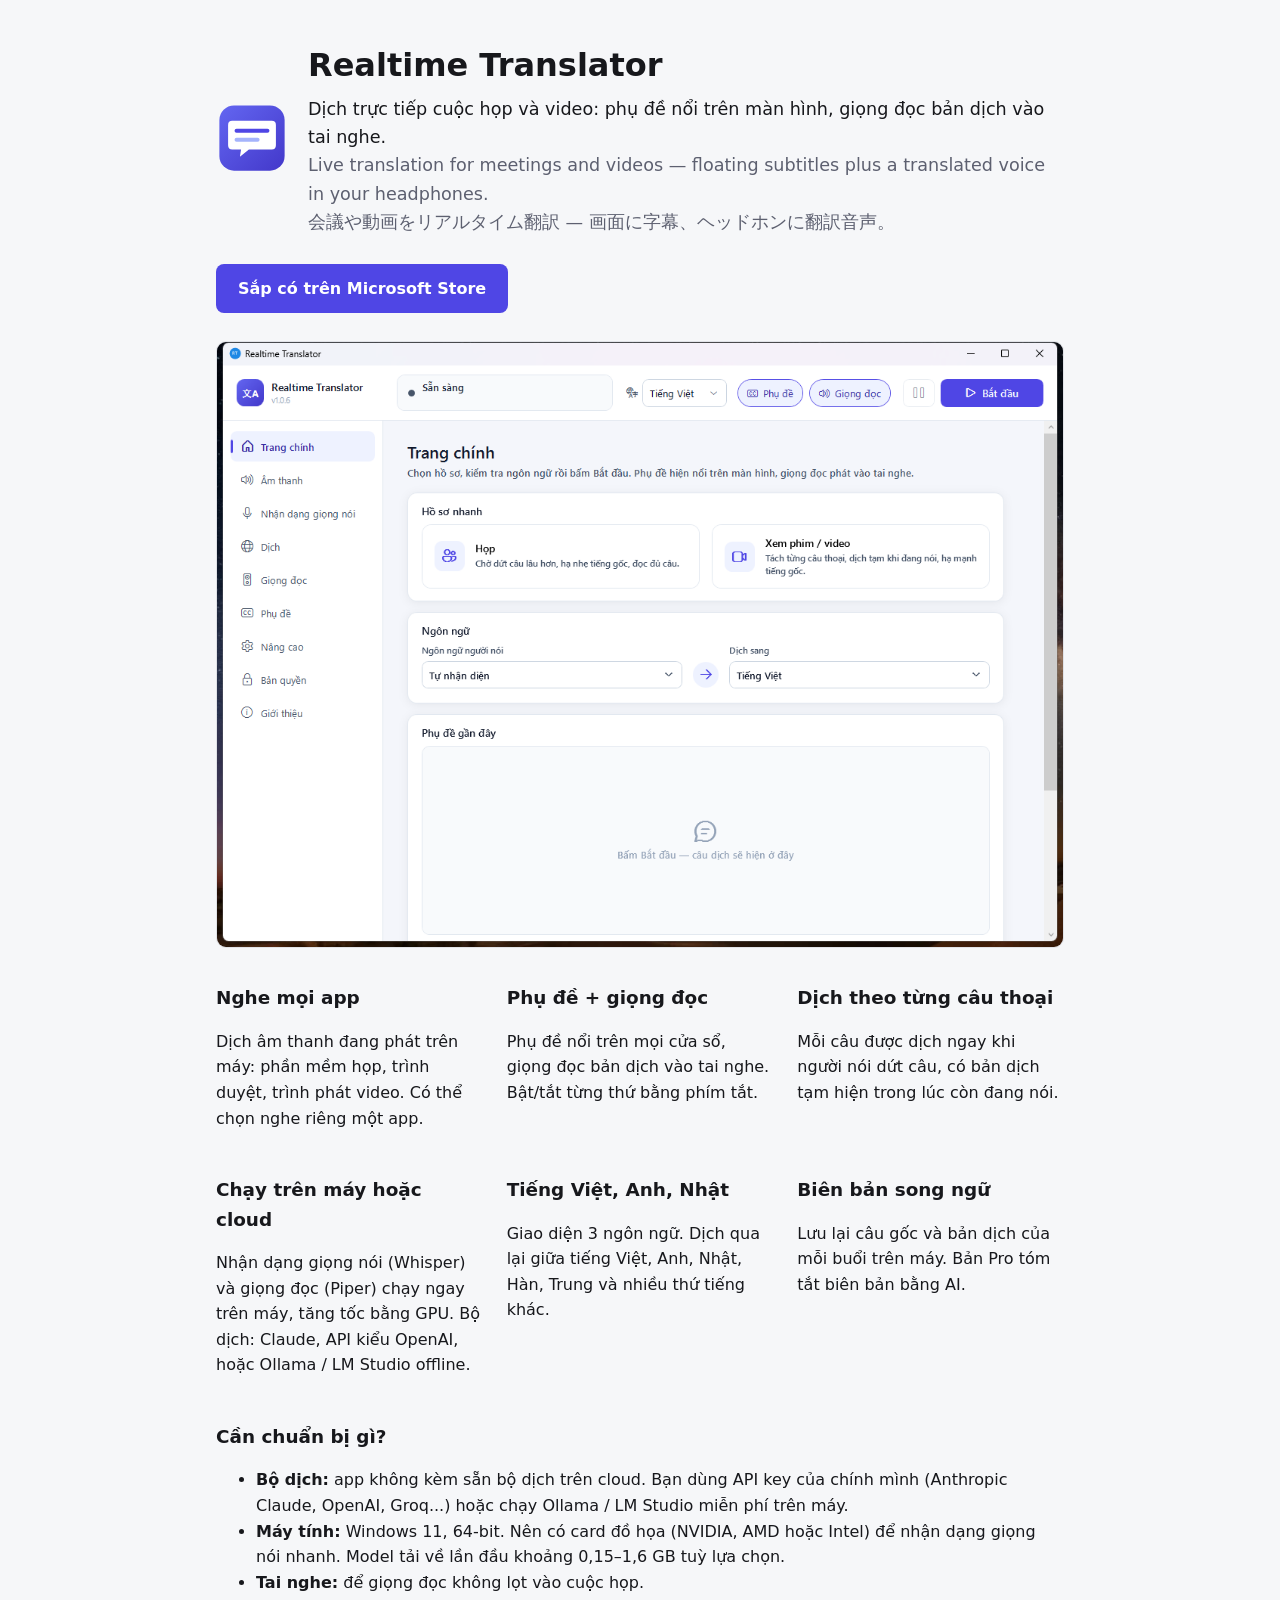
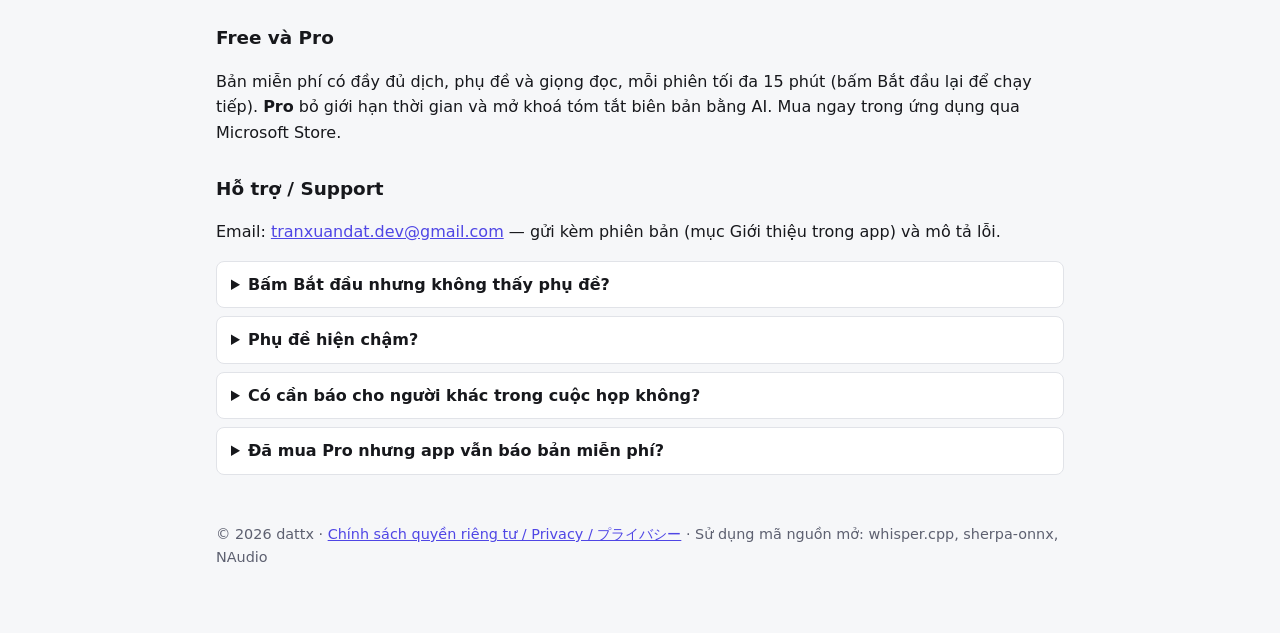
<file: index.html>
<!doctype html>
<html lang="vi">
<head>
  <meta charset="utf-8">
  <meta name="viewport" content="width=device-width, initial-scale=1">
  <title>Realtime Translator — Phụ đề và giọng đọc dịch trực tiếp trên Windows</title>
  <meta name="description" content="Dịch trực tiếp cuộc họp và video trên Windows: phụ đề nổi trên màn hình và giọng đọc bản dịch vào tai nghe. Nhận dạng giọng nói chạy ngay trên máy.">
  <link rel="icon" href="app-icon.svg">
  <link rel="stylesheet" href="style.css">
</head>
<body>
  <main class="page">
    <header class="hero">
      <img src="app-icon.svg" alt="" width="72" height="72">
      <div>
        <h1>Realtime Translator</h1>
        <p class="lead">Dịch trực tiếp cuộc họp và video: phụ đề nổi trên màn hình, giọng đọc bản dịch vào tai nghe.</p>
        <p class="lead muted" lang="en">Live translation for meetings and videos — floating subtitles plus a translated voice in your headphones.</p>
        <p class="lead muted" lang="ja">会議や動画をリアルタイム翻訳 — 画面に字幕、ヘッドホンに翻訳音声。</p>
      </div>
    </header>

    <p class="cta">
      <span class="button">Sắp có trên Microsoft Store</span>
    </p>

    <img class="shot" src="screenshots/vi-trang-chinh.png" alt="Trang chính của Realtime Translator: hồ sơ Họp và Xem phim, chọn ngôn ngữ, phụ đề gần đây">

    <section class="grid">
      <div><h2>Nghe mọi app</h2><p>Dịch âm thanh đang phát trên máy: phần mềm họp, trình duyệt, trình phát video. Có thể chọn nghe riêng một app.</p></div>
      <div><h2>Phụ đề + giọng đọc</h2><p>Phụ đề nổi trên mọi cửa sổ, giọng đọc bản dịch vào tai nghe. Bật/tắt từng thứ bằng phím tắt.</p></div>
      <div><h2>Dịch theo từng câu thoại</h2><p>Mỗi câu được dịch ngay khi người nói dứt câu, có bản dịch tạm hiện trong lúc còn đang nói.</p></div>
      <div><h2>Chạy trên máy hoặc cloud</h2><p>Nhận dạng giọng nói (Whisper) và giọng đọc (Piper) chạy ngay trên máy, tăng tốc bằng GPU. Bộ dịch: Claude, API kiểu OpenAI, hoặc Ollama / LM Studio offline.</p></div>
      <div><h2>Tiếng Việt, Anh, Nhật</h2><p>Giao diện 3 ngôn ngữ. Dịch qua lại giữa tiếng Việt, Anh, Nhật, Hàn, Trung và nhiều thứ tiếng khác.</p></div>
      <div><h2>Biên bản song ngữ</h2><p>Lưu lại câu gốc và bản dịch của mỗi buổi trên máy. Bản Pro tóm tắt biên bản bằng AI.</p></div>
    </section>

    <section>
      <h2>Cần chuẩn bị gì?</h2>
      <ul>
        <li><strong>Bộ dịch:</strong> app không kèm sẵn bộ dịch trên cloud. Bạn dùng API key của chính mình (Anthropic Claude, OpenAI, Groq...) hoặc chạy Ollama / LM Studio miễn phí trên máy.</li>
        <li><strong>Máy tính:</strong> Windows 11, 64-bit. Nên có card đồ họa (NVIDIA, AMD hoặc Intel) để nhận dạng giọng nói nhanh. Model tải về lần đầu khoảng 0,15–1,6 GB tuỳ lựa chọn.</li>
        <li><strong>Tai nghe:</strong> để giọng đọc không lọt vào cuộc họp.</li>
      </ul>
    </section>

    <section>
      <h2>Free và Pro</h2>
      <p>Bản miễn phí có đầy đủ dịch, phụ đề và giọng đọc, mỗi phiên tối đa 15 phút (bấm Bắt đầu lại để chạy tiếp). <strong>Pro</strong> bỏ giới hạn thời gian và mở khoá tóm tắt biên bản bằng AI. Mua ngay trong ứng dụng qua Microsoft Store.</p>
    </section>

    <section id="support">
      <h2>Hỗ trợ / Support</h2>
      <p>Email: <a href="mailto:tranxuandat.dev@gmail.com">tranxuandat.dev@gmail.com</a> — gửi kèm phiên bản (mục Giới thiệu trong app) và mô tả lỗi.</p>
      <details>
        <summary>Bấm Bắt đầu nhưng không thấy phụ đề?</summary>
        <p>Vào mục <em>Âm thanh</em>: chọn "Toàn bộ âm thanh máy", hoặc chọn đúng app đang phát rồi bấm nút làm mới. Ở mục <em>Nâng cao</em>, hạ "Độ nhạy nhận tiếng nói" xuống khoảng 0,5 nếu tiếng nói nhỏ hoặc lẫn nhạc nền.</p>
      </details>
      <details>
        <summary>Phụ đề hiện chậm?</summary>
        <p>Bấm hồ sơ <em>Xem phim / video</em> ở trang chính, bật "Dùng GPU" ở mục <em>Nhận dạng giọng nói</em>, và chọn model Claude Haiku ở mục <em>Dịch</em> (nhanh nhất).</p>
      </details>
      <details>
        <summary>Có cần báo cho người khác trong cuộc họp không?</summary>
        <p>Có. App xử lý lời nói của mọi người trong cuộc họp. Hãy tuân thủ quy định nơi bạn làm việc và pháp luật địa phương, và báo cho người tham gia khi cần. Nếu không muốn lời nói rời khỏi máy, chọn bộ dịch chạy trên máy (Ollama / LM Studio).</p>
      </details>
      <details>
        <summary>Đã mua Pro nhưng app vẫn báo bản miễn phí?</summary>
        <p>Đăng nhập Microsoft Store bằng đúng tài khoản đã mua rồi mở lại app. Vẫn lỗi thì gửi email cho chúng tôi.</p>
      </details>
    </section>

    <footer class="muted">
      © 2026 dattx · <a href="privacy.html">Chính sách quyền riêng tư / Privacy / プライバシー</a> · Sử dụng mã nguồn mở: whisper.cpp, sherpa-onnx, NAudio
    </footer>
  </main>
</body>
</html>
</file>
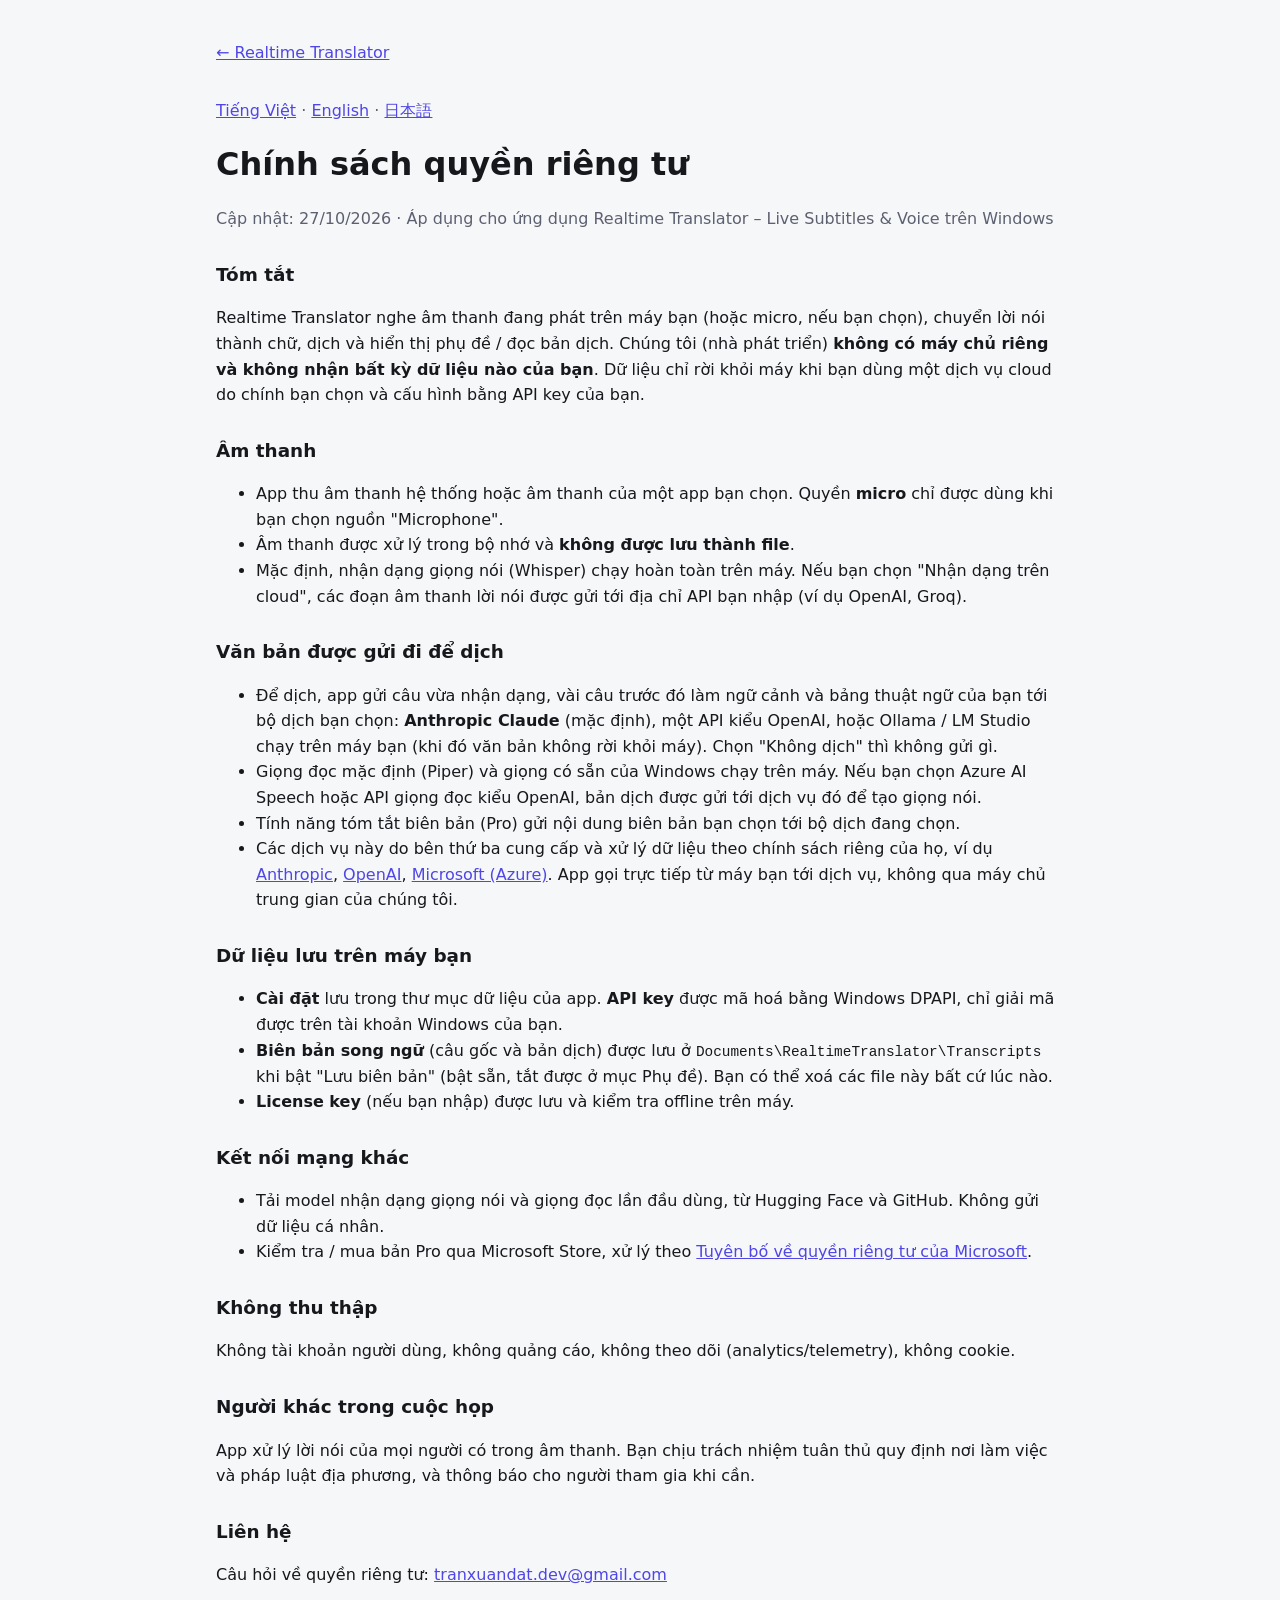
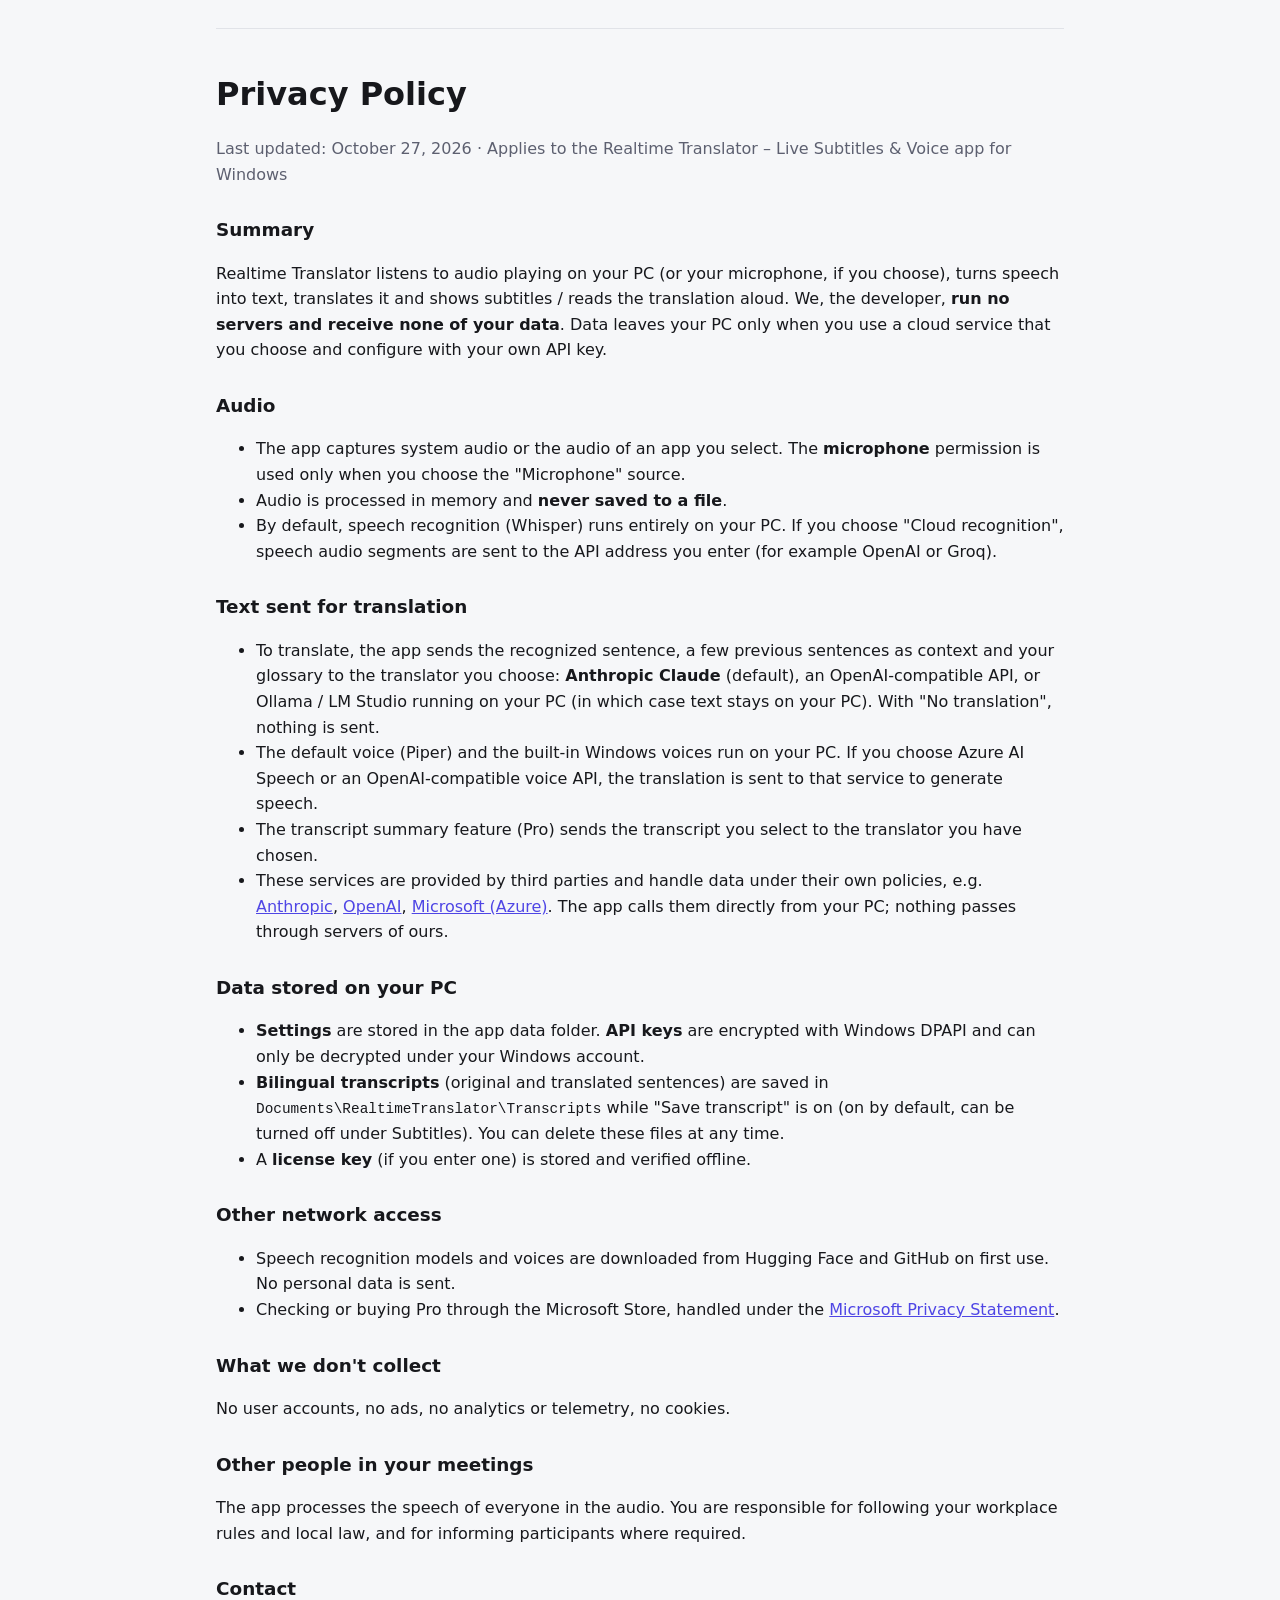
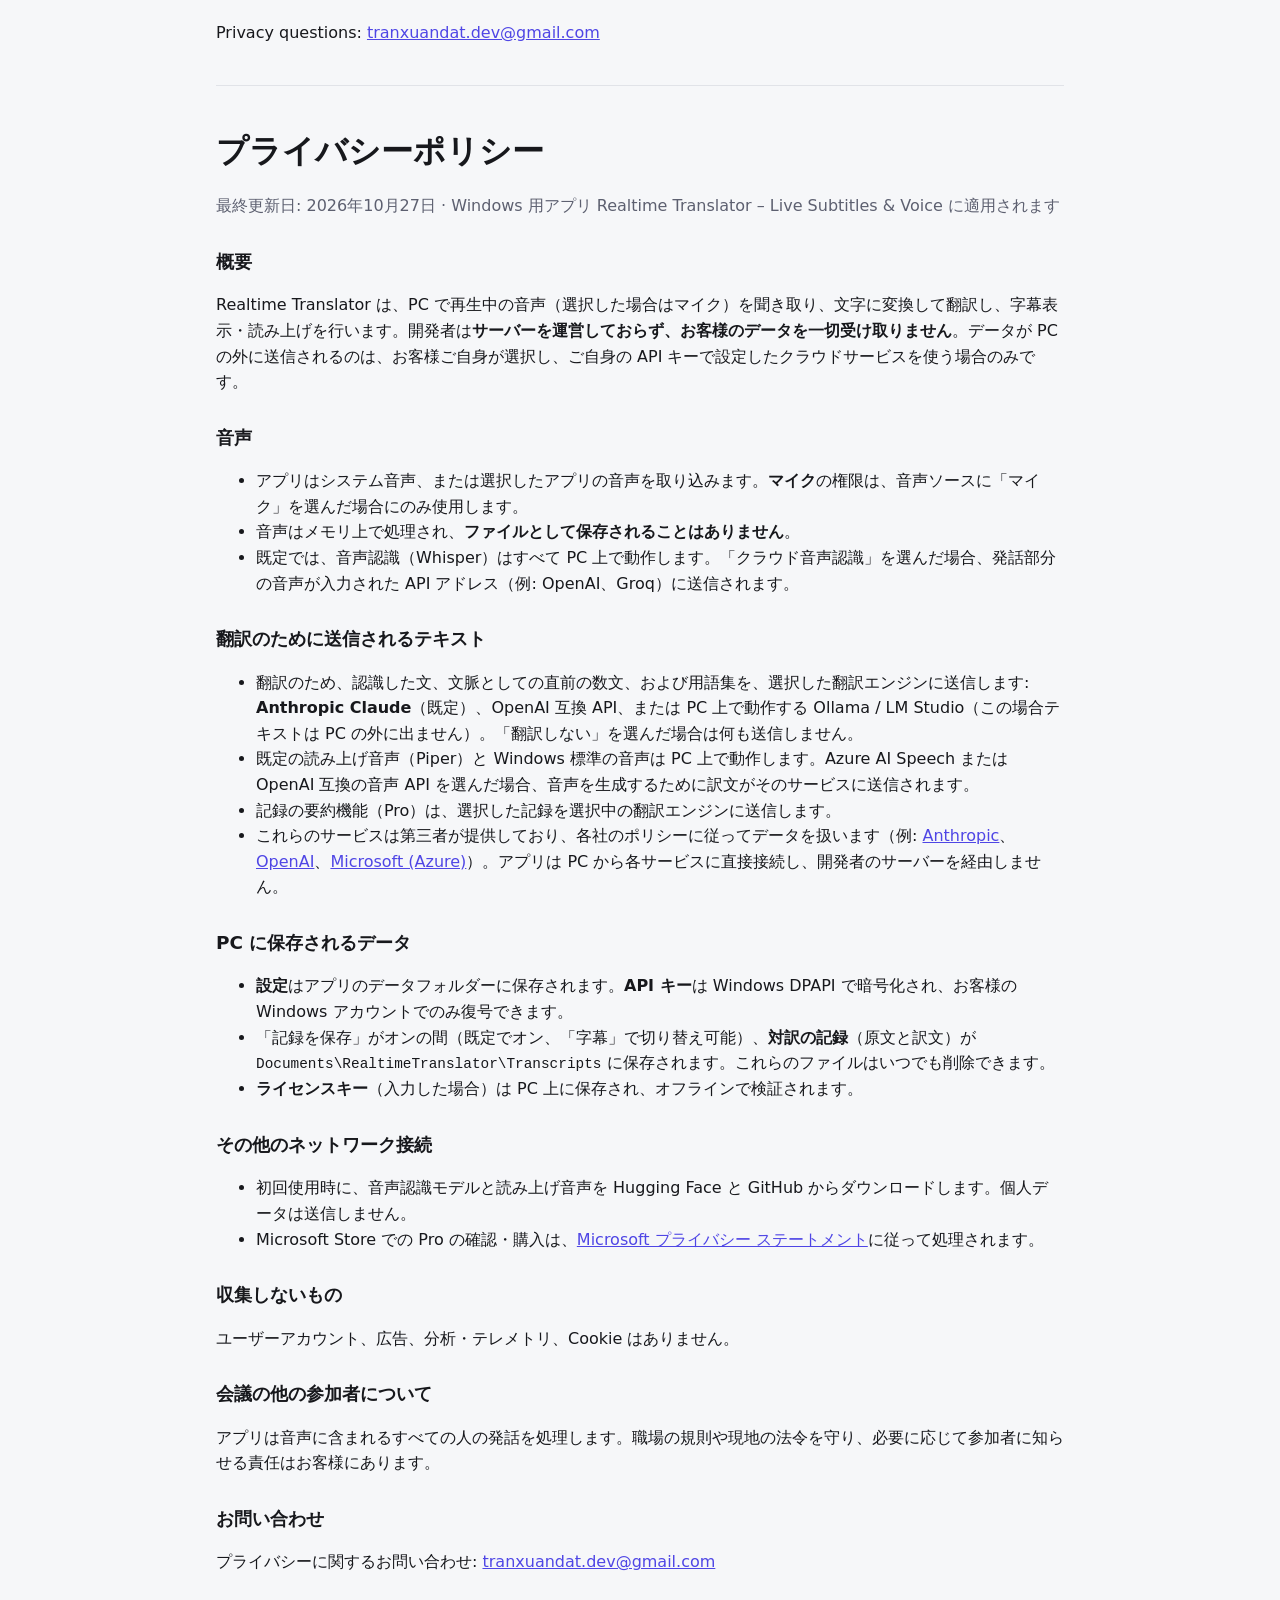
<file: privacy.html>
<!doctype html>
<html lang="vi">
<head>
  <meta charset="utf-8">
  <meta name="viewport" content="width=device-width, initial-scale=1">
  <title>Realtime Translator — Chính sách quyền riêng tư / Privacy Policy</title>
  <link rel="icon" href="app-icon.svg">
  <link rel="stylesheet" href="style.css">
</head>
<body>
  <main class="page">
    <a class="back" href="./">← Realtime Translator</a>
    <p class="muted"><a href="#vi">Tiếng Việt</a> · <a href="#en">English</a> · <a href="#ja">日本語</a></p>

    <!-- ================= Tiếng Việt ================= -->
    <section id="vi">
      <h1>Chính sách quyền riêng tư</h1>
      <p class="muted">Cập nhật: 27/10/2026 · Áp dụng cho ứng dụng Realtime Translator – Live Subtitles &amp; Voice trên Windows</p>

      <h2>Tóm tắt</h2>
      <p>Realtime Translator nghe âm thanh đang phát trên máy bạn (hoặc micro, nếu bạn chọn), chuyển lời nói thành chữ, dịch và hiển thị phụ đề / đọc bản dịch. Chúng tôi (nhà phát triển) <strong>không có máy chủ riêng và không nhận bất kỳ dữ liệu nào của bạn</strong>. Dữ liệu chỉ rời khỏi máy khi bạn dùng một dịch vụ cloud do chính bạn chọn và cấu hình bằng API key của bạn.</p>

      <h2>Âm thanh</h2>
      <ul>
        <li>App thu âm thanh hệ thống hoặc âm thanh của một app bạn chọn. Quyền <strong>micro</strong> chỉ được dùng khi bạn chọn nguồn "Microphone".</li>
        <li>Âm thanh được xử lý trong bộ nhớ và <strong>không được lưu thành file</strong>.</li>
        <li>Mặc định, nhận dạng giọng nói (Whisper) chạy hoàn toàn trên máy. Nếu bạn chọn "Nhận dạng trên cloud", các đoạn âm thanh lời nói được gửi tới địa chỉ API bạn nhập (ví dụ OpenAI, Groq).</li>
      </ul>

      <h2>Văn bản được gửi đi để dịch</h2>
      <ul>
        <li>Để dịch, app gửi câu vừa nhận dạng, vài câu trước đó làm ngữ cảnh và bảng thuật ngữ của bạn tới bộ dịch bạn chọn: <strong>Anthropic Claude</strong> (mặc định), một API kiểu OpenAI, hoặc Ollama / LM Studio chạy trên máy bạn (khi đó văn bản không rời khỏi máy). Chọn "Không dịch" thì không gửi gì.</li>
        <li>Giọng đọc mặc định (Piper) và giọng có sẵn của Windows chạy trên máy. Nếu bạn chọn Azure AI Speech hoặc API giọng đọc kiểu OpenAI, bản dịch được gửi tới dịch vụ đó để tạo giọng nói.</li>
        <li>Tính năng tóm tắt biên bản (Pro) gửi nội dung biên bản bạn chọn tới bộ dịch đang chọn.</li>
        <li>Các dịch vụ này do bên thứ ba cung cấp và xử lý dữ liệu theo chính sách riêng của họ, ví dụ <a href="https://www.anthropic.com/legal/privacy">Anthropic</a>, <a href="https://openai.com/policies/privacy-policy/">OpenAI</a>, <a href="https://privacy.microsoft.com/privacystatement">Microsoft (Azure)</a>. App gọi trực tiếp từ máy bạn tới dịch vụ, không qua máy chủ trung gian của chúng tôi.</li>
      </ul>

      <h2>Dữ liệu lưu trên máy bạn</h2>
      <ul>
        <li><strong>Cài đặt</strong> lưu trong thư mục dữ liệu của app. <strong>API key</strong> được mã hoá bằng Windows DPAPI, chỉ giải mã được trên tài khoản Windows của bạn.</li>
        <li><strong>Biên bản song ngữ</strong> (câu gốc và bản dịch) được lưu ở <code>Documents\RealtimeTranslator\Transcripts</code> khi bật "Lưu biên bản" (bật sẵn, tắt được ở mục Phụ đề). Bạn có thể xoá các file này bất cứ lúc nào.</li>
        <li><strong>License key</strong> (nếu bạn nhập) được lưu và kiểm tra offline trên máy.</li>
      </ul>

      <h2>Kết nối mạng khác</h2>
      <ul>
        <li>Tải model nhận dạng giọng nói và giọng đọc lần đầu dùng, từ Hugging Face và GitHub. Không gửi dữ liệu cá nhân.</li>
        <li>Kiểm tra / mua bản Pro qua Microsoft Store, xử lý theo <a href="https://privacy.microsoft.com/privacystatement">Tuyên bố về quyền riêng tư của Microsoft</a>.</li>
      </ul>

      <h2>Không thu thập</h2>
      <p>Không tài khoản người dùng, không quảng cáo, không theo dõi (analytics/telemetry), không cookie.</p>

      <h2>Người khác trong cuộc họp</h2>
      <p>App xử lý lời nói của mọi người có trong âm thanh. Bạn chịu trách nhiệm tuân thủ quy định nơi làm việc và pháp luật địa phương, và thông báo cho người tham gia khi cần.</p>

      <h2>Liên hệ</h2>
      <p>Câu hỏi về quyền riêng tư: <a href="mailto:tranxuandat.dev@gmail.com">tranxuandat.dev@gmail.com</a></p>
    </section>

    <hr>

    <!-- ================= English ================= -->
    <section id="en" lang="en">
      <h1>Privacy Policy</h1>
      <p class="muted">Last updated: October 27, 2026 · Applies to the Realtime Translator – Live Subtitles &amp; Voice app for Windows</p>

      <h2>Summary</h2>
      <p>Realtime Translator listens to audio playing on your PC (or your microphone, if you choose), turns speech into text, translates it and shows subtitles / reads the translation aloud. We, the developer, <strong>run no servers and receive none of your data</strong>. Data leaves your PC only when you use a cloud service that you choose and configure with your own API key.</p>

      <h2>Audio</h2>
      <ul>
        <li>The app captures system audio or the audio of an app you select. The <strong>microphone</strong> permission is used only when you choose the "Microphone" source.</li>
        <li>Audio is processed in memory and <strong>never saved to a file</strong>.</li>
        <li>By default, speech recognition (Whisper) runs entirely on your PC. If you choose "Cloud recognition", speech audio segments are sent to the API address you enter (for example OpenAI or Groq).</li>
      </ul>

      <h2>Text sent for translation</h2>
      <ul>
        <li>To translate, the app sends the recognized sentence, a few previous sentences as context and your glossary to the translator you choose: <strong>Anthropic Claude</strong> (default), an OpenAI-compatible API, or Ollama / LM Studio running on your PC (in which case text stays on your PC). With "No translation", nothing is sent.</li>
        <li>The default voice (Piper) and the built-in Windows voices run on your PC. If you choose Azure AI Speech or an OpenAI-compatible voice API, the translation is sent to that service to generate speech.</li>
        <li>The transcript summary feature (Pro) sends the transcript you select to the translator you have chosen.</li>
        <li>These services are provided by third parties and handle data under their own policies, e.g. <a href="https://www.anthropic.com/legal/privacy">Anthropic</a>, <a href="https://openai.com/policies/privacy-policy/">OpenAI</a>, <a href="https://privacy.microsoft.com/privacystatement">Microsoft (Azure)</a>. The app calls them directly from your PC; nothing passes through servers of ours.</li>
      </ul>

      <h2>Data stored on your PC</h2>
      <ul>
        <li><strong>Settings</strong> are stored in the app data folder. <strong>API keys</strong> are encrypted with Windows DPAPI and can only be decrypted under your Windows account.</li>
        <li><strong>Bilingual transcripts</strong> (original and translated sentences) are saved in <code>Documents\RealtimeTranslator\Transcripts</code> while "Save transcript" is on (on by default, can be turned off under Subtitles). You can delete these files at any time.</li>
        <li>A <strong>license key</strong> (if you enter one) is stored and verified offline.</li>
      </ul>

      <h2>Other network access</h2>
      <ul>
        <li>Speech recognition models and voices are downloaded from Hugging Face and GitHub on first use. No personal data is sent.</li>
        <li>Checking or buying Pro through the Microsoft Store, handled under the <a href="https://privacy.microsoft.com/privacystatement">Microsoft Privacy Statement</a>.</li>
      </ul>

      <h2>What we don't collect</h2>
      <p>No user accounts, no ads, no analytics or telemetry, no cookies.</p>

      <h2>Other people in your meetings</h2>
      <p>The app processes the speech of everyone in the audio. You are responsible for following your workplace rules and local law, and for informing participants where required.</p>

      <h2>Contact</h2>
      <p>Privacy questions: <a href="mailto:tranxuandat.dev@gmail.com">tranxuandat.dev@gmail.com</a></p>
    </section>

    <hr>

    <!-- ================= 日本語 ================= -->
    <section id="ja" lang="ja">
      <h1>プライバシーポリシー</h1>
      <p class="muted">最終更新日: 2026年10月27日 · Windows 用アプリ Realtime Translator – Live Subtitles &amp; Voice に適用されます</p>

      <h2>概要</h2>
      <p>Realtime Translator は、PC で再生中の音声（選択した場合はマイク）を聞き取り、文字に変換して翻訳し、字幕表示・読み上げを行います。開発者は<strong>サーバーを運営しておらず、お客様のデータを一切受け取りません</strong>。データが PC の外に送信されるのは、お客様ご自身が選択し、ご自身の API キーで設定したクラウドサービスを使う場合のみです。</p>

      <h2>音声</h2>
      <ul>
        <li>アプリはシステム音声、または選択したアプリの音声を取り込みます。<strong>マイク</strong>の権限は、音声ソースに「マイク」を選んだ場合にのみ使用します。</li>
        <li>音声はメモリ上で処理され、<strong>ファイルとして保存されることはありません</strong>。</li>
        <li>既定では、音声認識（Whisper）はすべて PC 上で動作します。「クラウド音声認識」を選んだ場合、発話部分の音声が入力された API アドレス（例: OpenAI、Groq）に送信されます。</li>
      </ul>

      <h2>翻訳のために送信されるテキスト</h2>
      <ul>
        <li>翻訳のため、認識した文、文脈としての直前の数文、および用語集を、選択した翻訳エンジンに送信します: <strong>Anthropic Claude</strong>（既定）、OpenAI 互換 API、または PC 上で動作する Ollama / LM Studio（この場合テキストは PC の外に出ません）。「翻訳しない」を選んだ場合は何も送信しません。</li>
        <li>既定の読み上げ音声（Piper）と Windows 標準の音声は PC 上で動作します。Azure AI Speech または OpenAI 互換の音声 API を選んだ場合、音声を生成するために訳文がそのサービスに送信されます。</li>
        <li>記録の要約機能（Pro）は、選択した記録を選択中の翻訳エンジンに送信します。</li>
        <li>これらのサービスは第三者が提供しており、各社のポリシーに従ってデータを扱います（例: <a href="https://www.anthropic.com/legal/privacy">Anthropic</a>、<a href="https://openai.com/policies/privacy-policy/">OpenAI</a>、<a href="https://privacy.microsoft.com/privacystatement">Microsoft (Azure)</a>）。アプリは PC から各サービスに直接接続し、開発者のサーバーを経由しません。</li>
      </ul>

      <h2>PC に保存されるデータ</h2>
      <ul>
        <li><strong>設定</strong>はアプリのデータフォルダーに保存されます。<strong>API キー</strong>は Windows DPAPI で暗号化され、お客様の Windows アカウントでのみ復号できます。</li>
        <li>「記録を保存」がオンの間（既定でオン、「字幕」で切り替え可能）、<strong>対訳の記録</strong>（原文と訳文）が <code>Documents\RealtimeTranslator\Transcripts</code> に保存されます。これらのファイルはいつでも削除できます。</li>
        <li><strong>ライセンスキー</strong>（入力した場合）は PC 上に保存され、オフラインで検証されます。</li>
      </ul>

      <h2>その他のネットワーク接続</h2>
      <ul>
        <li>初回使用時に、音声認識モデルと読み上げ音声を Hugging Face と GitHub からダウンロードします。個人データは送信しません。</li>
        <li>Microsoft Store での Pro の確認・購入は、<a href="https://privacy.microsoft.com/privacystatement">Microsoft プライバシー ステートメント</a>に従って処理されます。</li>
      </ul>

      <h2>収集しないもの</h2>
      <p>ユーザーアカウント、広告、分析・テレメトリ、Cookie はありません。</p>

      <h2>会議の他の参加者について</h2>
      <p>アプリは音声に含まれるすべての人の発話を処理します。職場の規則や現地の法令を守り、必要に応じて参加者に知らせる責任はお客様にあります。</p>

      <h2>お問い合わせ</h2>
      <p>プライバシーに関するお問い合わせ: <a href="mailto:tranxuandat.dev@gmail.com">tranxuandat.dev@gmail.com</a></p>
    </section>
  </main>
</body>
</html>
</file>
<file: style.css>
:root {
  --bg: #f6f7f9;
  --surface: #ffffff;
  --text: #17181c;
  --muted: #5d6070;
  --border: #e1e3e8;
  --accent: #4f46e5;
  color-scheme: light dark;
  font-family: "Segoe UI Variable Text", "Segoe UI", system-ui, -apple-system, sans-serif;
  line-height: 1.6;
}

@media (prefers-color-scheme: dark) {
  :root {
    --bg: #1b1c20;
    --surface: #24252a;
    --text: #eeeff2;
    --muted: #a2a4b0;
    --border: #383a42;
    --accent: #8b8cf8;
  }
}

* { box-sizing: border-box; }

body {
  margin: 0;
  background: var(--bg);
  color: var(--text);
}

.page {
  max-width: 880px;
  margin: 0 auto;
  padding: 40px 16px 64px;
}

a { color: var(--accent); }

h1 { font-size: 2rem; margin: 0 0 4px; }
h2 { font-size: 1.15rem; margin: 28px 0 6px; }

.muted { color: var(--muted); }

.hero {
  display: flex;
  gap: 20px;
  align-items: center;
}

.hero img { border-radius: 16px; flex-shrink: 0; }

.lead { margin: 0; font-size: 1.1rem; }

.cta { margin: 28px 0; }

.button {
  display: inline-block;
  padding: 12px 22px;
  border-radius: 8px;
  background: var(--accent);
  color: #fff;
  font-weight: 600;
  text-decoration: none;
}

.shot {
  width: 100%;
  height: auto;
  border-radius: 10px;
  border: 1px solid var(--border);
}

.grid {
  display: grid;
  grid-template-columns: repeat(auto-fit, minmax(200px, 1fr));
  gap: 0 24px;
}

details {
  background: var(--surface);
  border: 1px solid var(--border);
  border-radius: 8px;
  padding: 10px 14px;
  margin: 8px 0;
}

summary { cursor: pointer; font-weight: 600; }

hr { border: none; border-top: 1px solid var(--border); margin: 40px 0; }

.back { display: inline-block; margin-bottom: 16px; }

footer { margin-top: 48px; font-size: 0.9rem; }

code { font-family: "Cascadia Mono", Consolas, monospace; font-size: 0.9em; }

@media (max-width: 560px) {
  .hero { flex-direction: column; align-items: flex-start; }
  h1 { font-size: 1.6rem; }
}
</file>
